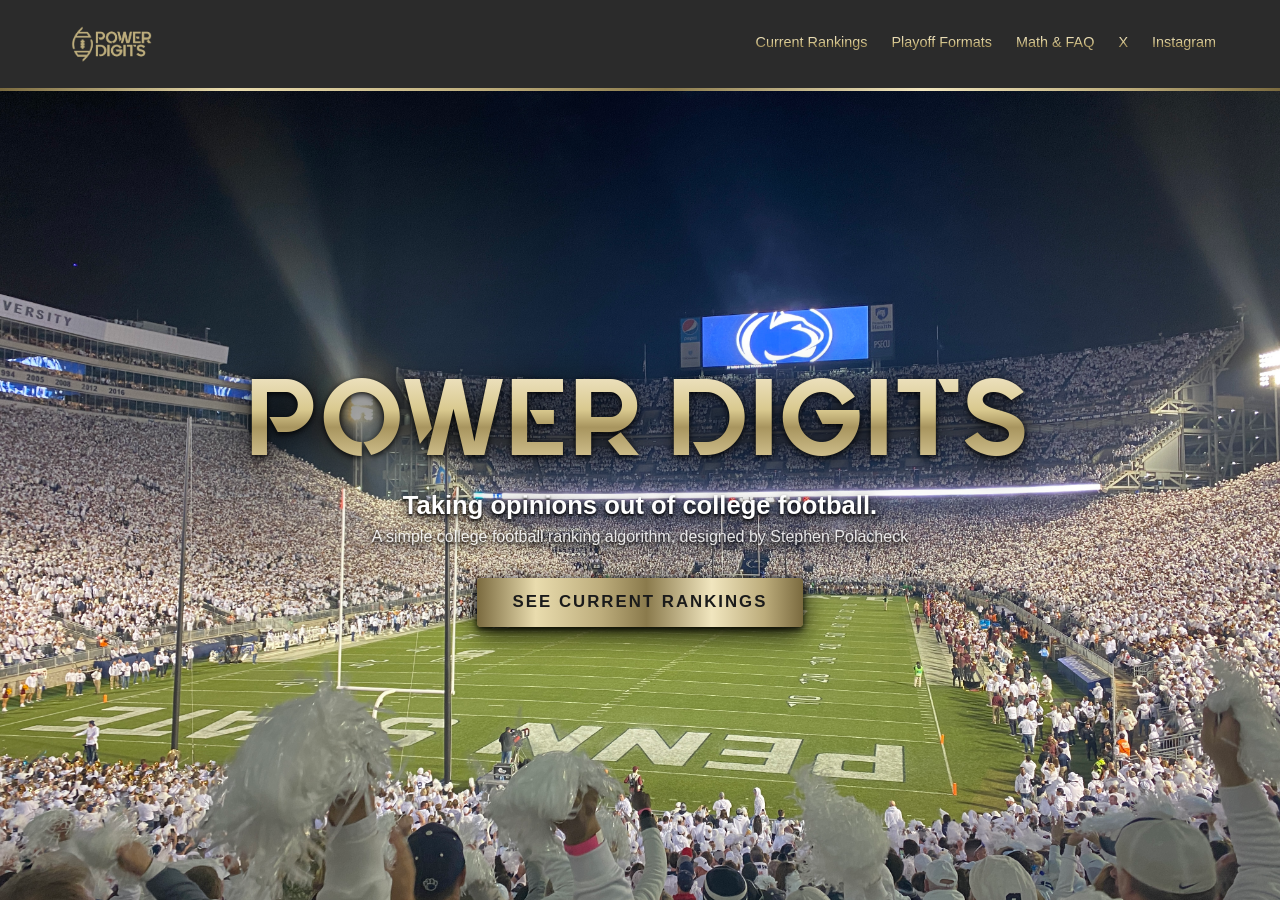
<file: docs/index.html>
<!DOCTYPE html>
<html lang="en">
<head>
  <meta charset="utf-8">
  <meta name="viewport" content="width=device-width, initial-scale=1">
  <title>Power Digits Football | Taking Opinions Out of College Football</title>
  <meta name="description" content="Taking opinions out of college football. Power Digits is a mathematical college football ranking algorithm: computer rankings for every FBS team and College Football Playoff projections, updated daily.">
  <link rel="canonical" href="https://www.powerdigitsfootball.com/">

  <!-- How the page looks when shared on X, Instagram, iMessage, etc. -->
  <meta property="og:type" content="website">
  <meta property="og:site_name" content="Power Digits">
  <meta property="og:title" content="Power Digits Football | Taking Opinions Out of College Football">
  <meta property="og:description" content="Taking opinions out of college football. Power Digits is a mathematical college football ranking algorithm: computer rankings for every FBS team and College Football Playoff projections, updated daily.">
  <meta property="og:url" content="https://www.powerdigitsfootball.com/">
  <meta property="og:image" content="https://www.powerdigitsfootball.com/assets/img/homepage.jpg">
  <meta name="twitter:card" content="summary_large_image">
  <meta name="twitter:site" content="@PowerDigits">

  <!-- Tells search engines this site is "Power Digits" -->
  <script type="application/ld+json">
  {
    "@context": "https://schema.org",
    "@type": "WebSite",
    "name": "Power Digits",
    "alternateName": ["Power Digits Football", "CFB Power Digits"],
    "url": "https://www.powerdigitsfootball.com/",
    "description": "A mathematical college football ranking algorithm: computer rankings for every FBS team and College Football Playoff projections.",
    "publisher": {
      "@type": "Organization",
      "name": "Power Digits",
      "url": "https://www.powerdigitsfootball.com/",
      "logo": "https://www.powerdigitsfootball.com/assets/img/logo.png",
      "sameAs": [
        "https://x.com/PowerDigits",
        "https://www.instagram.com/powerdigits"
      ]
    }
  }
  </script>
  <link rel="stylesheet" href="assets/css/site.css">
  <link rel="stylesheet" href="assets/css/home.css">
</head>
<!-- data-root is empty: this page already sits in the docs/ folder -->
<body class="home" data-root="">

  <main class="hero">
    <div class="hero-content">
      <h1 class="hero-title">POWER DIGITS</h1>
      <p class="hero-tagline">Taking opinions out of college football.</p>
      <p class="hero-byline">A simple college football ranking algorithm, designed by Stephen Polacheck</p>
      <a class="hero-button" href="currentrankings/">See Current Rankings</a>
    </div>
  </main>

  <script src="assets/js/site.js"></script>
</body>
</html>
</file>
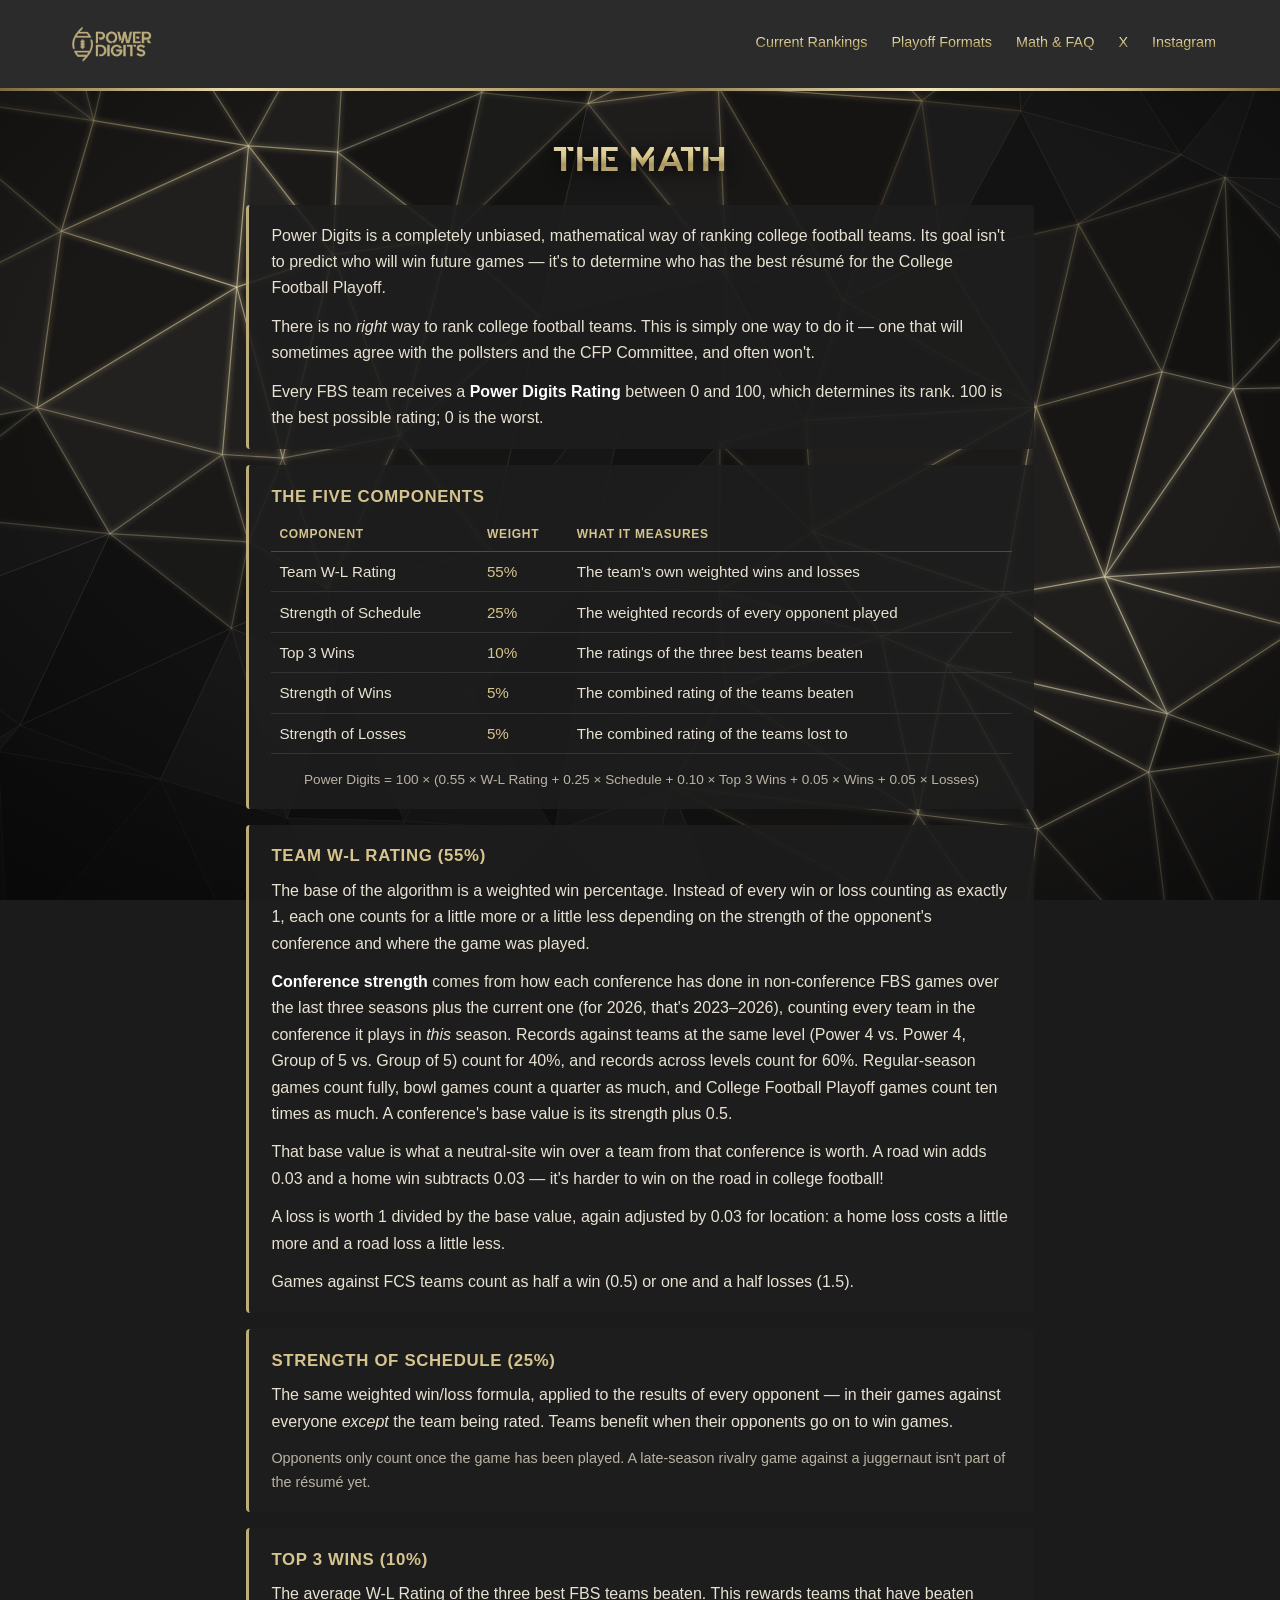
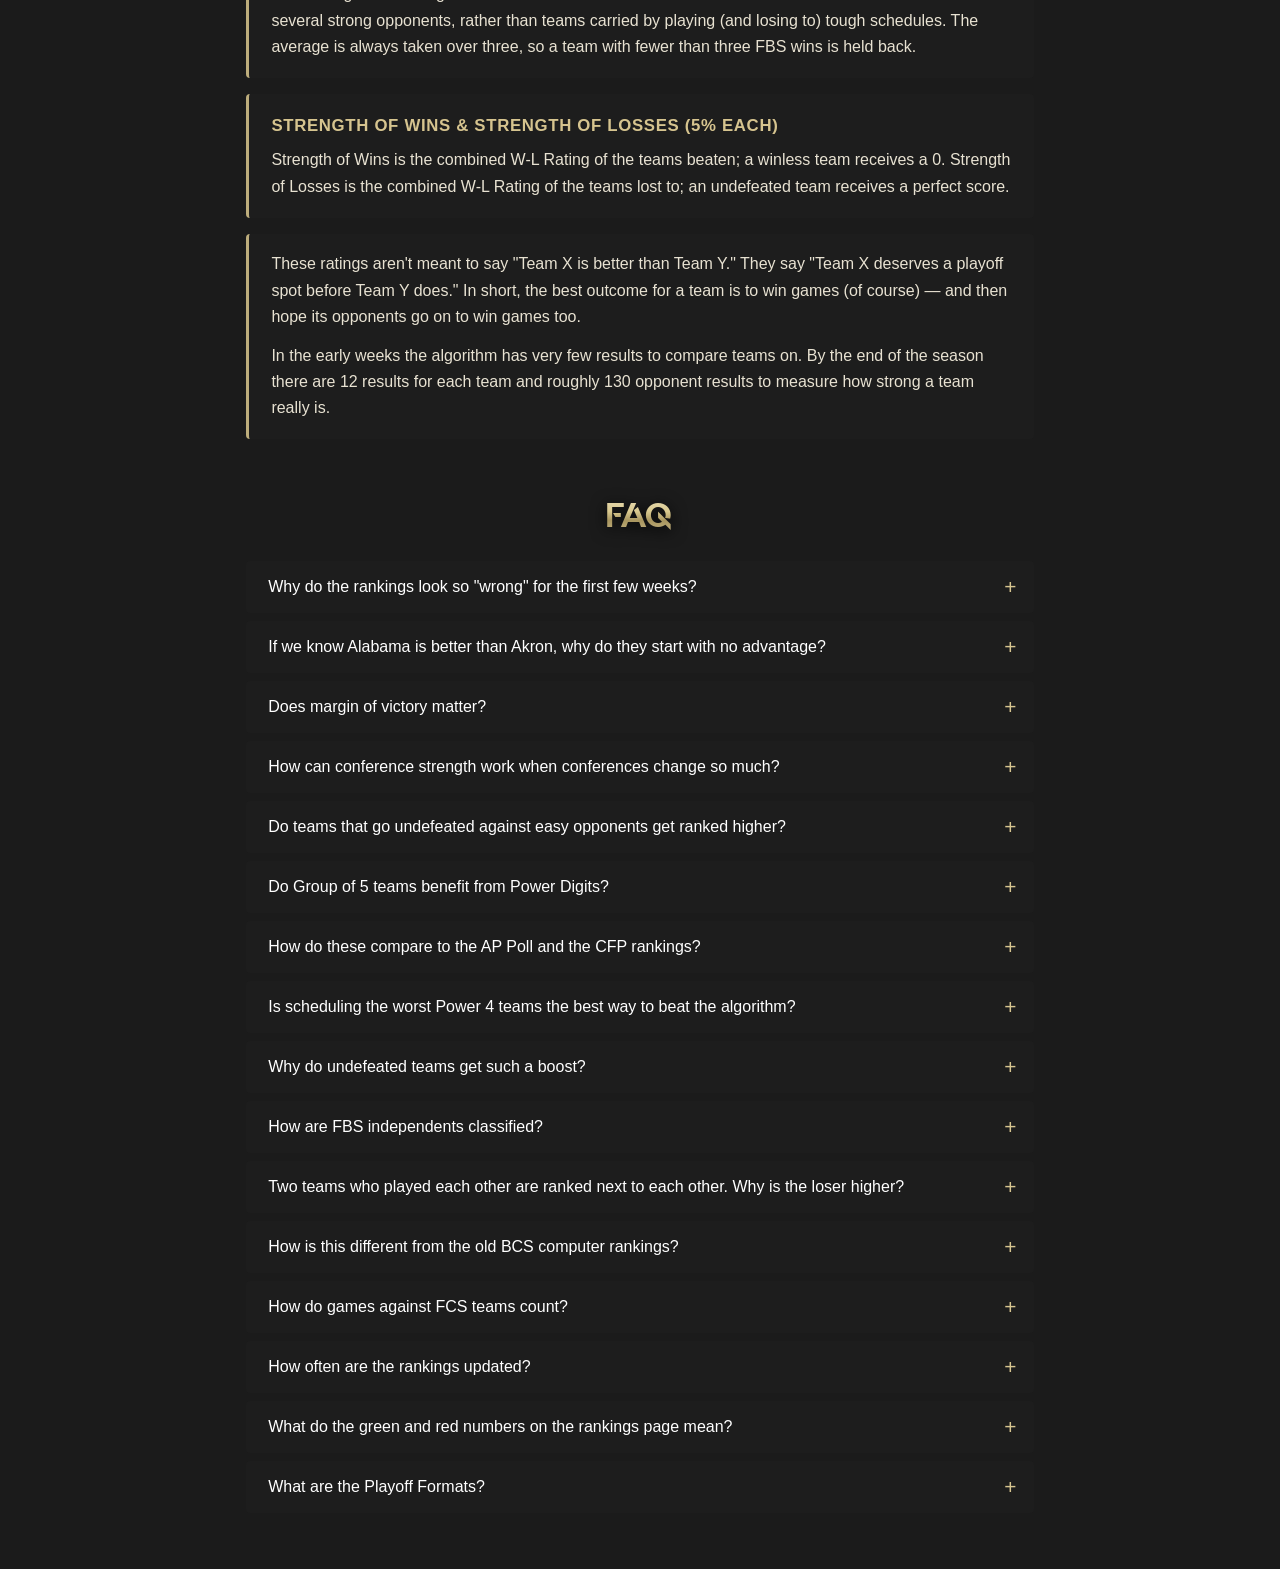
<file: docs/math-faq/index.html>
<!DOCTYPE html>
<html lang="en">
<head>
  <meta charset="utf-8">
  <meta name="viewport" content="width=device-width, initial-scale=1">
  <title>How the Rankings Work: College Football Math &amp; FAQ | Power Digits</title>
  <meta name="description" content="The math behind the Power Digits college football computer rankings: weighted wins and losses, strength of schedule, conference strength, and answers to common questions.">
  <link rel="canonical" href="https://www.powerdigitsfootball.com/math-faq/">
  <link rel="stylesheet" href="../assets/css/site.css">
  <link rel="stylesheet" href="../assets/css/faq.css">
</head>
<!-- data-root = path from this page back to the docs/ folder -->
<body data-root="../">

  <main class="page faq-page">

    <h1 class="faq-title metal-text">The Math</h1>

    <section class="faq-section">
      <p>
        Power Digits is a completely unbiased, mathematical way of ranking college football teams.
        Its goal isn't to predict who will win future games &mdash; it's to determine who has the
        best résumé for the College Football Playoff.
      </p>
      <p>
        There is no <em>right</em> way to rank college football teams. This is simply one way to do
        it &mdash; one that will sometimes agree with the pollsters and the CFP Committee, and often won't.
      </p>
      <p>
        Every FBS team receives a <strong>Power Digits Rating</strong> between 0 and 100, which
        determines its rank. 100 is the best possible rating; 0 is the worst.
      </p>
    </section>

    <section class="faq-section">
      <h2>The five components</h2>
      <table class="weights">
        <thead>
          <tr><th>Component</th><th>Weight</th><th>What it measures</th></tr>
        </thead>
        <tbody>
          <tr><td>Team W-L Rating</td><td>55%</td><td>The team's own weighted wins and losses</td></tr>
          <tr><td>Strength of Schedule</td><td>25%</td><td>The weighted records of every opponent played</td></tr>
          <tr><td>Top 3 Wins</td><td>10%</td><td>The ratings of the three best teams beaten</td></tr>
          <tr><td>Strength of Wins</td><td>5%</td><td>The combined rating of the teams beaten</td></tr>
          <tr><td>Strength of Losses</td><td>5%</td><td>The combined rating of the teams lost to</td></tr>
        </tbody>
      </table>
      <p class="formula">
        Power Digits = 100 &times; (0.55 &times; W-L Rating + 0.25 &times; Schedule + 0.10 &times; Top 3 Wins
        + 0.05 &times; Wins + 0.05 &times; Losses)
      </p>
    </section>

    <section class="faq-section">
      <h2>Team W-L Rating (55%)</h2>
      <p>
        The base of the algorithm is a weighted win percentage. Instead of every win or loss counting
        as exactly 1, each one counts for a little more or a little less depending on the strength of
        the opponent's conference and where the game was played.
      </p>
      <p>
        <strong>Conference strength</strong> comes from how each conference has done in non-conference
        FBS games over the last three seasons plus the current one (for 2026, that's 2023&ndash;2026),
        counting every team in the conference it plays in <em>this</em> season. Records against teams
        at the same level (Power 4 vs. Power 4, Group of 5 vs. Group of 5) count for 40%, and records
        across levels count for 60%. Regular-season games count fully, bowl games count a quarter as
        much, and College Football Playoff games count ten times as much. A conference's base value
        is its strength plus 0.5.
      </p>
      <p>
        That base value is what a neutral-site win over a team from that conference is worth. A road
        win adds 0.03 and a home win subtracts 0.03 &mdash; it's harder to win on the road in college football!
      </p>
      <p>
        A loss is worth 1 divided by the base value, again adjusted by 0.03 for location: a home loss
        costs a little more and a road loss a little less.
      </p>
      <p>
        Games against FCS teams count as half a win (0.5) or one and a half losses (1.5).
      </p>
    </section>

    <section class="faq-section">
      <h2>Strength of Schedule (25%)</h2>
      <p>
        The same weighted win/loss formula, applied to the results of every opponent &mdash; in their
        games against everyone <em>except</em> the team being rated. Teams benefit when their
        opponents go on to win games.
      </p>
      <p class="note">
        Opponents only count once the game has been played. A late-season rivalry game against a
        juggernaut isn't part of the résumé yet.
      </p>
    </section>

    <section class="faq-section">
      <h2>Top 3 Wins (10%)</h2>
      <p>
        The average W-L Rating of the three best FBS teams beaten. This rewards teams that have beaten
        several strong opponents, rather than teams carried by playing (and losing to) tough schedules.
        The average is always taken over three, so a team with fewer than three FBS wins is held back.
      </p>
    </section>

    <section class="faq-section">
      <h2>Strength of Wins &amp; Strength of Losses (5% each)</h2>
      <p>
        Strength of Wins is the combined W-L Rating of the teams beaten; a winless team receives a 0.
        Strength of Losses is the combined W-L Rating of the teams lost to; an undefeated team
        receives a perfect score.
      </p>
    </section>

    <section class="faq-section">
      <p>
        These ratings aren't meant to say "Team X is better than Team Y." They say "Team X deserves a
        playoff spot before Team Y does." In short, the best outcome for a team is to win games (of
        course) &mdash; and then hope its opponents go on to win games too.
      </p>
      <p>
        In the early weeks the algorithm has very few results to compare teams on. By the end of the
        season there are 12 results for each team and roughly 130 opponent results to measure how
        strong a team really is.
      </p>
    </section>

    <h1 class="faq-title metal-text" id="faq">FAQ</h1>

    <div class="faq-list">

      <details>
        <summary>Why do the rankings look so "wrong" for the first few weeks?</summary>
        <p>
          The rankings only learn from game results, so they improve with every game played. In
          week 1, the algorithm may only know that Maryland beat Eastern Michigan. By weeks 2, 3 and 4,
          as both teams play other opponents, it learns how good Eastern Michigan really is &mdash; and
          as Eastern Michigan wins games, Maryland's rating gets a bump. By week 12, Maryland has ten
          opponents, each with their own ten results.
        </p>
      </details>

      <details>
        <summary>If we know Alabama is better than Akron, why do they start with no advantage?</summary>
        <p>
          Fans may think they know Alabama will be better than Akron, but it has to be proven on the
          field. The rankings use only the current season's results, so there are no preconceived biases.
        </p>
        <p>
          College football is volatile. Michigan State went 12-2 with a playoff appearance in 2015,
          then 3-9 in 2016 &mdash; and that was before the transfer portal and today's coaching
          carousel. Power Digits gives no credit or penalty for previous seasons; every year starts
          with a blank slate. Do we really know Alabama is better than Akron, or are we just assuming?
        </p>
      </details>

      <details>
        <summary>Does margin of victory matter?</summary>
        <p>
          No. A win is a win, whether it's by 1 point or 50. Only the result, the location and the
          strength of the opponent count. Points are not 1-to-1 in games, every gameday comes with it's own challenges and situations, your job as a team is to win that day.
        </p>
      </details>

      <details>
        <summary>How can conference strength work when conferences change so much?</summary>
        <p>
          Conference strength uses the non-conference results of the teams <em>currently</em> in each
          conference, going back three seasons. Texas's past results count for the SEC, Cincinnati's
          count for the Big 12, and so on.
        </p>
      </details>

      <details>
        <summary>Do teams that go undefeated against easy opponents get ranked higher?</summary>
        <p>
          No. Strength of Schedule carries a lot of weight, and the strength of the teams beaten even
          more. An undefeated team does benefit from its record, but 45% of its rating is held back
          by weak opponents.
        </p>
      </details>

      <details>
        <summary>Do Group of 5 teams benefit from Power Digits?</summary>
        <p>
          No &mdash; they actually have it harder, because their conference games hurt their weighted
          records. A win over another Group of 5 team is worth less than one win, and a loss is worth
          more than one loss. An undefeated Group of 5 team can climb near the top, but after a loss
          they rarely crack the top 10. With a usually low strength of schedule, they need an almost
          flawless season.
        </p>
      </details>

      <details>
        <summary>How do these compare to the AP Poll and the CFP rankings?</summary>
        <p>
          Power Digits is an independent ranking and should be seen as something different from the
          AP Poll and the College Football Playoff committee's rankings. There is no 100% accurate way
          to rank teams unless they all played each other. Power Digits is a bias-free, alternate way
          to rank them.
        </p>
      </details>

      <details>
        <summary>Is scheduling the worst Power 4 teams the best way to beat the algorithm?</summary>
        <p>
          To a point, yes. A road win at a struggling Power 4 team credits your W-L Rating the same as
          a road win at a powerhouse from the same conference. But the difference shows up in Strength
          of Schedule, Strength of Wins and Top 3 Wins, where a strong opponent's success boosts your
          rating and a weak opponent's struggles drag it down.
        </p>
      </details>

      <details>
        <summary>Why do undefeated teams get such a boost?</summary>
        <p>
          They're undefeated. If nobody they played could beat them, they should be rewarded. Until a
          team loses, we can only guess how good it truly is.
        </p>
      </details>

      <details>
        <summary>How are FBS independents classified?</summary>
        <p>
          Independents are grouped with the conference they're most closely tied to, or their previous
          conference: Notre Dame with the ACC and UConn with the American. Independents never receive
          a conference's automatic bid in the playoff brackets.
        </p>
      </details>

      <details>
        <summary>Two teams who played each other are ranked next to each other. Why is the loser higher?</summary>
        <p>
          Across all the parts of the rating, those two teams happened to land side by side. Power
          Digits ranks résumés, not who-beat-who. Swapping teams for head-to-head results can create a
          never-ending loop, so it's never implemented.
        </p>
      </details>

      <details>
        <summary>How is this different from the old BCS computer rankings?</summary>
        <p>
          Like the computer rankings used in the BCS era, Power Digits is purely mathematical and ignores
          margin of victory and preseason expectations. Unlike the BCS, there's no human poll blended in
          &mdash; and the equations is replicatable & intentionally simple.
        </p>
      </details>

      <details>
        <summary>How do games against FCS teams count?</summary>
        <p>
          A win over an FCS team counts as half a win (0.5), and a loss to one counts as one and a half
          losses (1.5). For Strength of Schedule, an FCS opponent counts as if it were the lowest-rated
          FBS team.
        </p>
      </details>

      <details>
        <summary>How often are the rankings updated?</summary>
        <p>
          Every morning during the season, automatically, using the latest game results from
          <a href="https://collegefootballdata.com" target="_blank" rel="noopener">CollegeFootballData.com</a>.
        </p>
      </details>

      <details>
        <summary>What do the green and red numbers on the rankings page mean?</summary>
        <p>
          In each stat column, green marks the top 20 teams in that stat and red marks the bottom 20.
          Hover over (or tap) a number to see the games behind it.
        </p>
      </details>

      <details>
        <summary>What are the Playoff Formats?</summary>
        <p>
          They show what the College Football Playoff would look like if it started today, using
          Power Digits to pick and seed the field &mdash; for the current 12-team format and for
          alternatives with 4, 8, 20, 24 and 32 teams. Each bracket explains its own selection rules.
        </p>
      </details>

    </div>
  </main>

  <script src="../assets/js/site.js"></script>
</body>
</html>
</file>
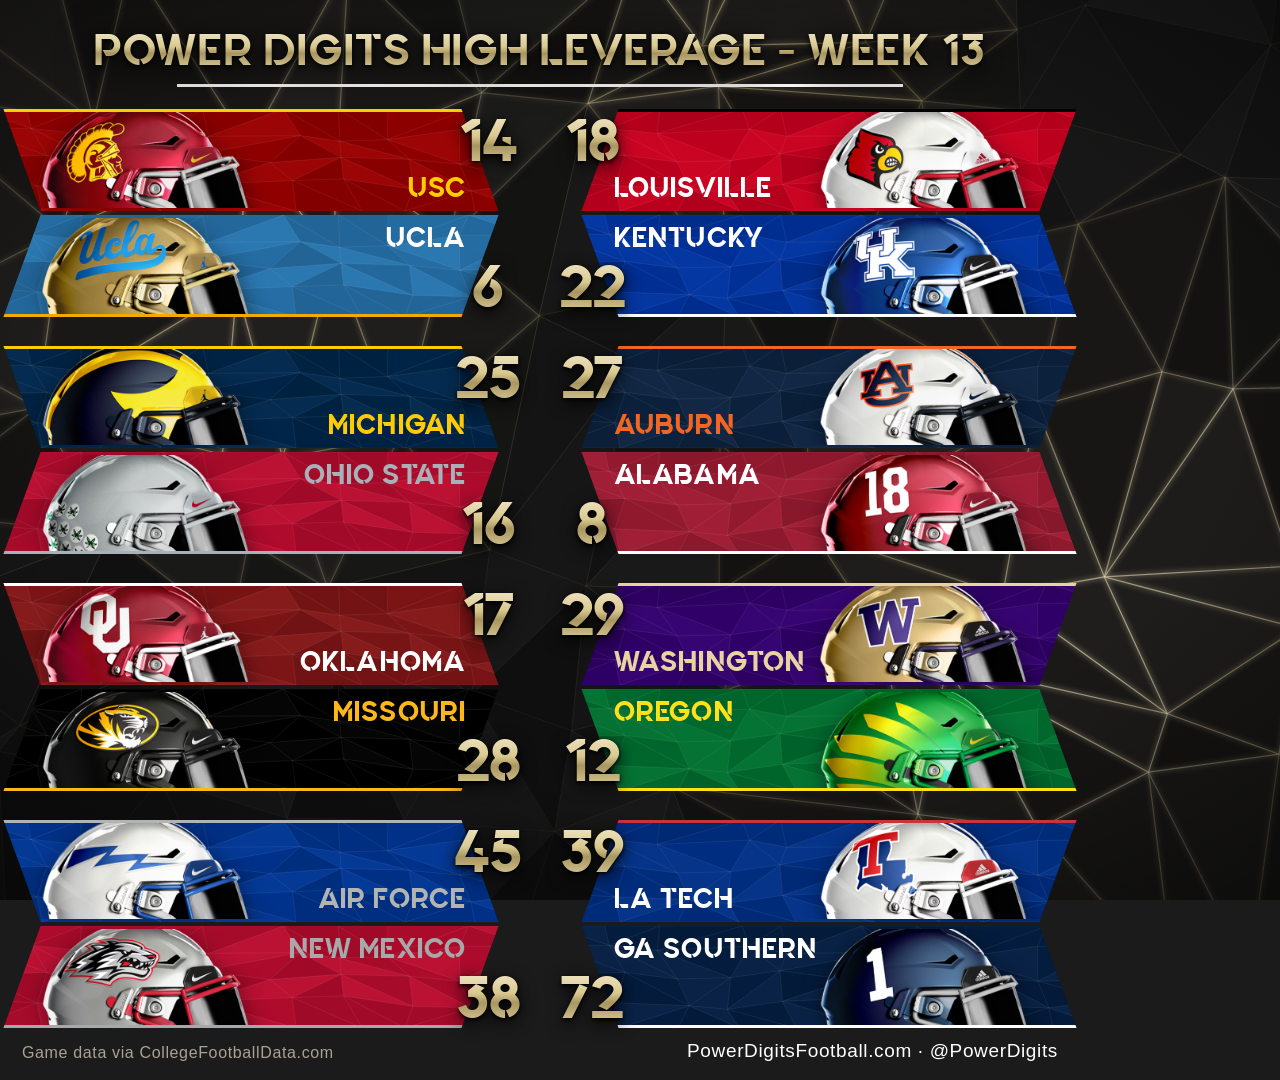
<file: src/graphics/templates/leverage.html>
<!DOCTYPE html>
<html lang="en">
<head>
  <meta charset="utf-8">
  <link rel="stylesheet" href="/docs/assets/css/site.css">
  <link rel="stylesheet" href="/src/graphics/templates/graphics.css">
</head>
<body class="graphic leverage" data-graphic="leverage">
  <div class="g-wrap">
    <header class="g-header">
      <div id="leverage-title" class="g-title metal-text">POWER DIGITS HIGH LEVERAGE</div>
      <div class="g-rule"></div>
    </header>
    <div id="games" class="hl-grid"></div>
    <footer class="g-footer">
      <span>Game data via CollegeFootballData.com</span>
      <span class="handle">PowerDigitsFootball.com &middot; @PowerDigits</span>
    </footer>
  </div>
  <script src="/src/graphics/templates/graphics.js"></script>
</body>
</html>
</file>
<file: docs/assets/css/site.css>
/* =========================================================
   Power Digits - shared styles for every page
   Change the colors and fonts here and every page follows.
   ========================================================= */

@font-face {
  font-family: "Quantify";
  src: url("../fonts/Quantify.ttf") format("truetype");
  font-display: swap;
}

:root {
  --pd-dark: #2b2b2b;        /* header bar */
  --pd-gold: #bdad7c;        /* brand gold */
  --pd-gold-text: #d6c48f;   /* gold numbers in the table */
  --pd-row: #2e2e2e;         /* stat row background */
  --pd-row-alt: #3a3a3a;     /* alternating stat row */
  --pd-white: #ffffff;
  --pd-good: #5fd68a;        /* top-20 stat (green) */
  --pd-bad: #ff6b6b;         /* bottom-20 stat (red) */
  --pd-display-font: "Quantify", var(--pd-font);

  /* Metallic gold: light and dark bands around the brand gold */
  --pd-gold-metal: linear-gradient(
    90deg,
    #7a6a3f 0%, #e9dcae 18%, #bdad7c 38%, #8a7a4c 52%,
    #f1e6bf 72%, #bdad7c 88%, #7a6a3f 100%
  );
  --pd-gold-metal-text: linear-gradient(
    180deg,
    #f4ead0 0%, #d9c98f 42%, #a8955f 58%, #e3d4a3 100%
  );

  /* Page background: base color + geometric pattern image */
  --pd-page-bg: #1b1b1b;
  --pd-page-pattern: url("../img/bg-geo.svg");

  --pd-font: "Segoe UI", Roboto, Helvetica, Arial, sans-serif;
}

* {
  box-sizing: border-box;
}

body {
  margin: 0;
  background: var(--pd-page-bg);
  font-family: var(--pd-font);
  color: var(--pd-white);
}

/* The pattern stays fixed behind the page while you scroll */
body::before {
  content: "";
  position: fixed;
  inset: 0;
  z-index: -1;
  background: var(--pd-page-pattern) center / cover no-repeat;
}

/* Metallic gold text (menu, logo text, table headers) */
.metal-text,
.site-nav a,
.site-logo-text {
  background: var(--pd-gold-metal-text);
  -webkit-background-clip: text;
  background-clip: text;
  color: transparent;
  -webkit-text-fill-color: transparent;
}

/* ---------- Global header ---------- */

.site-header {
  background: var(--pd-dark);
  /* metallic gold line between the header and the page */
  border-bottom: 3px solid;
  border-image: var(--pd-gold-metal) 1;
}

.site-header-inner {
  max-width: 1200px;
  margin: 0 auto;
  padding: 1.25rem 1.5rem;
  display: flex;
  align-items: center;
  justify-content: space-between;
  gap: 1rem;
  flex-wrap: wrap;
}

.site-logo img {
  height: 48px;
  display: block;
}

.site-logo-text {
  font-weight: 700;
  font-size: 1.4rem;
  text-decoration: none;
  letter-spacing: 0.05em;
}

.site-nav {
  display: flex;
  align-items: center;
  gap: 1.5rem;
  flex-wrap: wrap;
}

.site-nav a {
  position: relative;
  text-decoration: none;
  font-size: 0.9rem;
  padding-bottom: 4px;
}

.site-nav a:hover {
  background: none;
  color: var(--pd-white);
  -webkit-text-fill-color: var(--pd-white);
}

/* small white line under the page you are on */
.site-nav a.active::after {
  content: "";
  position: absolute;
  left: 0;
  right: 0;
  bottom: -2px;
  height: 2px;
  background: var(--pd-white);
}

/* ---------- Mobile menu (hamburger) ---------- */

.menu-toggle {
  display: none;            /* shown only on small screens */
  flex-direction: column;
  justify-content: center;
  gap: 5px;
  width: 40px;
  height: 40px;
  padding: 8px;
  border: none;
  background: none;
  cursor: pointer;
}

.menu-toggle span {
  display: block;
  height: 3px;
  border-radius: 2px;
  background: var(--pd-gold-metal);
}

@media (max-width: 699px) {
  .site-header-inner {
    padding: 0.9rem 1rem;
  }

  .site-logo img {
    height: 40px;
  }

  .menu-toggle {
    display: flex;
  }

  /* links drop down as a list under the logo row when the menu is open */
  .site-nav {
    display: none;
    width: 100%;
    flex-direction: column;
    align-items: flex-start;
    gap: 0;
    padding-top: 0.5rem;
  }

  .site-header.menu-open .site-nav {
    display: flex;
  }

  .site-nav a {
    font-size: 1rem;
    padding: 0.6rem 0;
  }

  .site-nav a.active::after {
    bottom: 0.35rem;
    right: auto;
    width: 2.5rem;
  }
}

/* ---------- Page content area ---------- */

.page {
  max-width: 1200px;
  margin: 0 auto;
  padding: 2rem 1rem 3rem;
}

/* Page heading + intro line (used on the rankings page) */
.page-title {
  margin: 0 0 0.4rem;
  font-family: var(--pd-display-font);
  font-size: 1.9rem;
  letter-spacing: 0.05em;
  text-align: center;
  text-transform: uppercase;
  filter: drop-shadow(0 3px 8px rgba(0, 0, 0, 0.9));
}

.page-intro {
  max-width: 46rem;
  margin: 0 auto 1.25rem;
  color: #d9d3c3;
  font-size: 0.9rem;
  line-height: 1.5;
  text-align: center;
}

/* Quantify text is never bold (everything else keeps its normal weight) */
.hero-title,
.page-title,
.faq-title,
.bracket-title,
.rank,
.team-name,
.slot-seed,
.slot-name {
  font-weight: 400 !important;
}
</file>
<file: docs/assets/css/home.css>
/* =========================================================
   Power Digits - landing page
   ========================================================= */

/* The page fills the screen: header on top, image below it */
body.home {
  display: flex;
  flex-direction: column;
  min-height: 100vh;
}

/* The geometric pattern isn't needed behind the photo */
body.home::before {
  display: none;
}

.hero {
  flex: 1;
  display: flex;
  align-items: center;       /* vertical position of the button */
  justify-content: center;   /* horizontal position of the button */
  padding: 2rem 1rem;
  background: url("../img/homepage.jpg") center / cover no-repeat;
}

/* Title, tagline and byline stacked above the button */
.hero-content {
  display: flex;
  flex-direction: column;
  align-items: center;
  text-align: center;
  max-width: 100%;
}

.hero-title {
  margin: 0;
  font-family: var(--pd-display-font);
  font-size: clamp(2.4rem, 8.5vw, 7rem);   /* scales with the screen width */
  white-space: nowrap;                     /* always one line */
  font-weight: 700;
  line-height: 1;
  letter-spacing: 0.04em;
  /* metallic gold text */
  background: var(--pd-gold-metal-text);
  -webkit-background-clip: text;
  background-clip: text;
  color: transparent;
  -webkit-text-fill-color: transparent;
  /* slight shadow so it stands out from the photo */
  filter: drop-shadow(0 2px 3px rgba(0, 0, 0, 0.95)) drop-shadow(0 6px 18px rgba(0, 0, 0, 0.9));
}

.hero-tagline {
  margin: 1.1rem 0 0;
  color: var(--pd-white);
  font-size: clamp(1.15rem, 2.6vw, 1.6rem);
  font-weight: 600;
  text-shadow: 0 2px 3px rgba(0, 0, 0, 0.95), 0 4px 14px rgba(0, 0, 0, 0.9);
}

.hero-byline {
  margin: 0.5rem 0 2rem;
  color: var(--pd-white);
  opacity: 0.85;
  font-size: clamp(0.85rem, 1.6vw, 1rem);
  text-shadow: 0 2px 3px rgba(0, 0, 0, 0.95), 0 4px 12px rgba(0, 0, 0, 0.9);
}

.hero-button {
  padding: 0.9rem 2.2rem;
  border-radius: 4px;
  background: var(--pd-gold-metal);
  color: #1b1b1b;
  font-size: 1.05rem;
  font-weight: 800;
  letter-spacing: 0.12em;
  text-transform: uppercase;
  text-decoration: none;
  box-shadow: 0 3px 6px rgba(0, 0, 0, 0.8), 0 8px 26px rgba(0, 0, 0, 0.85);
  transition: transform 0.15s ease, box-shadow 0.15s ease;
}

.hero-button:hover {
  transform: translateY(-2px);
  box-shadow: 0 4px 8px rgba(0, 0, 0, 0.85), 0 12px 32px rgba(0, 0, 0, 0.9);
}
</file>
<file: docs/assets/css/faq.css>
/* =========================================================
   Power Digits - Math & FAQ page
   ========================================================= */

.faq-page {
  max-width: 820px;               /* comfortable line length for reading */
  color: #e8e2d2;
  font-size: 1rem;
  line-height: 1.65;
}

.faq-title {
  margin: 0.5rem 0 1rem;
  font-family: var(--pd-display-font);
  font-size: 2.2rem;
  letter-spacing: 0.05em;
  text-align: center;
  text-transform: uppercase;
  filter: drop-shadow(0 3px 8px rgba(0, 0, 0, 0.9));
}

#faq {
  margin-top: 3rem;
}

/* Each block of the Math section sits on a dark, slightly see-through panel */
.faq-section {
  margin-bottom: 1rem;
  padding: 1.1rem 1.4rem;
  background: rgba(30, 30, 30, 0.88);
  border-left: 3px solid var(--pd-gold);
  border-radius: 4px;
}

.faq-section h2 {
  margin: 0 0 0.5rem;
  color: var(--pd-gold-text);
  font-size: 1.05rem;
  letter-spacing: 0.04em;
  text-transform: uppercase;
}

.faq-section p {
  margin: 0 0 0.75rem;
}

.faq-section p:last-child {
  margin-bottom: 0;
}

.faq-page strong {
  color: var(--pd-white);
}

.faq-page a {
  color: var(--pd-gold-text);
}

.note {
  color: #b9b3a3;
  font-size: 0.9rem;
}

/* ---------- Component weights table ---------- */

.weights {
  width: 100%;
  border-collapse: collapse;
  font-size: 0.95rem;
}

.weights th {
  padding: 0.4rem 0.5rem;
  color: var(--pd-gold-text);
  font-size: 0.75rem;
  letter-spacing: 0.06em;
  text-align: left;
  text-transform: uppercase;
  border-bottom: 1px solid #4a4a4a;
}

.weights td {
  padding: 0.45rem 0.5rem;
  border-bottom: 1px solid #333333;
}

.weights td:nth-child(2) {
  color: var(--pd-gold-text);
  white-space: nowrap;
}

.formula {
  margin-top: 0.9rem !important;
  color: #b9b3a3;
  font-size: 0.85rem;
  text-align: center;
}

/* ---------- FAQ questions (click to open) ---------- */

.faq-list details {
  margin-bottom: 0.5rem;
  background: rgba(30, 30, 30, 0.88);
  border-radius: 4px;
  border-left: 3px solid transparent;
}

.faq-list details[open] {
  border-left-color: var(--pd-gold);
}

.faq-list summary {
  position: relative;
  padding: 0.8rem 2.5rem 0.8rem 1.2rem;
  color: var(--pd-white);
  cursor: pointer;
  list-style: none;              /* hide the default triangle */
}

.faq-list summary::-webkit-details-marker {
  display: none;
}

/* plus / minus sign on the right */
.faq-list summary::after {
  content: "+";
  position: absolute;
  right: 1.1rem;
  top: 50%;
  transform: translateY(-50%);
  color: var(--pd-gold-text);
  font-size: 1.3rem;
}

.faq-list details[open] summary::after {
  content: "\2212";   /* minus sign */
}

.faq-list summary:hover {
  color: var(--pd-gold-text);
}

.faq-list details p {
  margin: 0;
  padding: 0 1.2rem 0.9rem;
}

.faq-list details p + p {
  padding-top: 0.2rem;
}

@media (max-width: 599px) {
  .faq-page {
    font-size: 0.95rem;
  }

  .faq-title {
    font-size: 1.8rem;
  }

  .faq-section {
    padding: 0.9rem 1rem;
  }
}
</file>
<file: src/graphics/templates/graphics.css>
/* =========================================================
   Power Digits - social graphics
   Loaded after the website's site.css, so it shares the same
   colors, metallic gold, background pattern and Quantify font.
   Each graphic is a fixed-size page that gets saved as a PNG.
   ========================================================= */

body.graphic {
  width: var(--w);
  height: var(--h);
  margin: 0;
  overflow: hidden;
}

/* sizes (in "design pixels"; images are saved at 2x) */
body.top30   { --w: 1080px; --h: 1080px; }
body.top138  { --w: 1080px; --h: 1620px; }
body.games   { --w: 1080px; --h: 1350px; }
body.bracket { --w: 1600px; --h: 900px; }

.g-wrap {
  display: flex;
  flex-direction: column;
  height: 100%;
  padding: 34px 40px 22px;
}

/* ---------- Header ---------- */

.g-header {
  text-align: center;
  margin-bottom: 26px;
}

.g-title {
  font-family: var(--pd-display-font);
  font-weight: 400;
  font-size: 78px;
  line-height: 1;
  letter-spacing: 0.04em;
  white-space: nowrap;
  filter: drop-shadow(0 2px 3px rgba(0, 0, 0, 0.95)) drop-shadow(0 6px 18px rgba(0, 0, 0, 0.9));
}

.g-subtitle {
  margin-top: 10px;
  color: var(--pd-white);
  font-size: 25px;
  letter-spacing: 0.03em;
  text-shadow: 0 2px 3px rgba(0, 0, 0, 0.95), 0 4px 12px rgba(0, 0, 0, 0.9);
}

.g-rule {
  width: 62%;
  height: 3px;
  margin: 16px auto 0;
  background: var(--pd-gold-metal);
}

/* ---------- Footer ---------- */

.g-footer {
  margin-top: auto;
  display: flex;
  justify-content: space-between;
  align-items: flex-end;
  padding-top: 12px;
  color: #a9a395;
  font-size: 16px;
  letter-spacing: 0.04em;
}

.g-footer .handle {
  color: var(--pd-white);
  font-size: 19px;
  text-align: right;
}

/* ---------- Shared slanted shapes ---------- */

.g-plate,
.g-stripe {
  flex-shrink: 0;
  transform: skewX(-20deg);
}

.g-stripe { margin-left: -1px; }
.g-stripe.thick { width: var(--thick, 12px); }
.g-stripe.thin { width: var(--thin, 5px); }
.g-stripe.thin-p { width: var(--thin-p, 8px); }
.g-stripe.primary { background: var(--primary); }
.g-stripe.secondary { background: var(--secondary); }

.g-plate { background: var(--primary); }

.g-unskew {
  transform: skewX(20deg);
}

/* =========================================================
   TOP 30 (square)
   ========================================================= */

.t30-grid {
  display: grid;
  grid-template-columns: repeat(5, 1fr);
  grid-template-rows: repeat(6, 1fr);
  gap: 24px 26px;
  flex: 1;
  padding: 10px 10px 0 18px;
}

.t30-tile {
  position: relative;
  display: flex;
  --skew: 20deg;            /* Top 30 leans the opposite way to the other graphics */
  --thick: 13px;
  --thin: 5px;
  --thin-p: 8px;
}

.t30-tile .g-plate,
.t30-tile .g-stripe {
  transform: skewX(var(--skew));
}

.t30-tile .g-unskew {
  transform: skewX(calc(var(--skew) * -1));
}

.t30-tile .g-plate {
  flex: 1;
  display: flex;
  align-items: center;
  justify-content: center;
}

/* Logos fit inside this box: wide logos are limited by the width,
   square and tall logos by the height, so none of them get too big */
.t30-tile img {
  width: 82px;
  height: 66px;
  object-fit: contain;
}

/* big gold rank overlapping the top-left corner */
.t30-rank {
  position: absolute;
  left: -2px;
  top: -16px;
  font-family: var(--pd-display-font);
  font-weight: 400;
  font-size: 54px;
  line-height: 1;
  filter: drop-shadow(0 2px 2px rgba(0, 0, 0, 0.95)) drop-shadow(0 3px 8px rgba(0, 0, 0, 0.8));
}

/* =========================================================
   TOP 138 (tall)
   ========================================================= */

.t138-section-label {
  margin: 0 0 10px;
  font-size: 15px;
  letter-spacing: 0.14em;
  text-align: center;
}

/* top 30: three columns of full rows, reading down each column */
.t138-top {
  display: grid;
  grid-auto-flow: column;
  grid-template-columns: repeat(3, 1fr);
  grid-template-rows: repeat(10, 46px);
  gap: 6px 26px;
  margin-bottom: 30px;
  --thick: 10px;
  --thin: 4px;
  --thin-p: 6px;
}

.t138-row {
  display: flex;
  height: 46px;
  --row-bg: #2e2e2e;
}

.t138-row .g-plate {
  width: 214px;
  margin-left: 9px;
  display: flex;
  align-items: center;
}

.t138-row .g-plate .g-unskew {
  display: flex;
  align-items: center;
  gap: 8px;
  width: 100%;
  min-width: 0;
  padding: 0 6px 0 2px;
}

.t138-rank {
  width: 32px;
  flex-shrink: 0;
  text-align: center;
  color: var(--pd-white);
  font-family: var(--pd-display-font);
  font-weight: 400;
  font-size: 21px;
}

.t138-row img {
  width: 34px;
  height: 34px;
  object-fit: contain;
  flex-shrink: 0;
}

.t138-name {
  color: var(--pd-white);
  font-family: var(--pd-display-font);
  font-weight: 400;
  font-size: 16px;
  text-transform: uppercase;
  white-space: nowrap;
  overflow: hidden;
  text-overflow: ellipsis;
}

/* dark area holding the Power Digits value */
.t138-value {
  flex: 1;
  display: flex;
  align-items: center;
  justify-content: center;
  margin-left: -9px;
  background: var(--row-bg);
  clip-path: polygon(17px 0, 100% 0, calc(100% - 17px) 100%, 0 100%);
  color: var(--pd-white);
  font-size: 19px;
  font-weight: 700;
}

/* 31-138: six compact columns, reading down each column */
.t138-rest {
  display: grid;
  grid-auto-flow: column;
  grid-template-columns: repeat(6, 1fr);
  grid-template-rows: repeat(18, 1fr);
  gap: 4px 14px;
  flex: 1;
  min-height: 0;
}

.t138-mini {
  display: flex;
  align-items: center;
  gap: 8px;
}

.t138-mini .rank {
  width: 36px;
  text-align: right;
  font-family: var(--pd-display-font);
  font-weight: 400;
  font-size: 20px;
}

.t138-chip {
  width: 44px;
  height: 32px;
  flex-shrink: 0;
  display: flex;
  align-items: center;
  justify-content: center;
}

.t138-chip img {
  width: 26px;
  height: 26px;
  object-fit: contain;
}

.t138-mini .value {
  color: #e8e2d2;
  font-size: 17px;
}

/* =========================================================
   BRACKETS (wide) - the bracket itself uses the website's
   playoffs.css and playoffs.js
   ========================================================= */

body.bracket .g-wrap {
  padding: 26px 40px 18px;
}

body.bracket .g-header {
  margin-bottom: 18px;
}

body.bracket .g-title {
  font-size: 52px;
}

body.bracket .g-subtitle {
  font-size: 22px;
}

/* the bracket fills the space between header and description */
body.bracket #bracket-area {
  flex: 1;
  min-height: 0;
  display: flex;
  align-items: center;
  justify-content: center;
}

body.bracket .bracket-stage {
  margin: 0;
}

/* parts of the website page the graphic doesn't need */
body.bracket #format-tabs,
body.bracket #bracket-title {
  display: none;
}

body.bracket .bracket-note {
  margin-top: 10px;
  font-size: 15px;
}

/* =========================================================
   HIGH LEVERAGE (square): 8 games, 2 per row, highest leverage
   at the top. Each team is one slanted box: helmet on the outer
   side, school name (secondary color) next to the line between
   the two teams, and the big gold rank on the point in the middle.
   ========================================================= */

body.leverage { --w: 1080px; --h: 1080px; }

body.leverage .g-wrap { padding: 28px 22px 18px; }
body.leverage .g-header { margin-bottom: 22px; }
body.leverage .g-title { font-size: 44px; }
body.leverage .g-rule { width: 70%; margin-top: 12px; background: var(--pd-white); }

.hl-grid {
  flex: 1;
  min-height: 0;
  display: grid;
  grid-template-columns: 1fr 1fr;
  grid-template-rows: repeat(4, auto);
  align-content: space-between;
  column-gap: 120px;          /* space in the middle, between the two columns */
}

.hl-game {
  display: flex;
  flex-direction: column;
  gap: 4px;
}

.hl-team {
  position: relative;
  height: 102px;
  display: flex;
  --skew: 20deg;              /* left column: top box "\", bottom box "/" -> ">" */
  --rank-size: 60px;
  /* helmet: image height = 340% of the box (the box shows about the 22%-51%
     band of the image), pushed against the outer edge with the very back trimmed */
  --helmet-zoom: 340%;
  --helmet-y: 31%;
  --helmet-x: -34px;
}

.hl-team.home { --skew: -20deg; }
.hl-right .hl-team { flex-direction: row-reverse; --skew: -20deg; }
.hl-right .hl-team.home { --skew: 20deg; }

.hl-plate {
  flex: 1;
  position: relative;
  overflow: hidden;
  background: var(--primary);
  transform: skewX(var(--skew));
}

/* un-slanted content, wider than the plate so the slant trims it */
.hl-inner {
  position: absolute;
  inset: 0 -50px;
  transform: skewX(calc(var(--skew) * -1));
}

/* depth: faint geometric facets, so the box isn't a flat block of color */
.hl-texture {
  position: absolute;
  inset: 0;
  background: url("facets.svg") center / 100% 100% no-repeat;
}

/* the secondary-color line on the outside edge (top of the road box, bottom of the home box) */
.hl-line {
  position: absolute;
  left: 0;
  right: 0;
  height: 3px;
  background: var(--secondary);
}

.hl-team.away .hl-line { top: 0; }
.hl-team.home .hl-line { bottom: 0; }

.hl-helmet {
  position: absolute;
  inset: 3px 0;
  background-image: var(--helmet);
  background-repeat: no-repeat;
  background-size: auto var(--helmet-zoom);
  background-position: calc(50px + var(--helmet-x)) var(--helmet-y);
}

.hl-right .hl-helmet {
  background-position: right calc(50px + var(--helmet-x)) top var(--helmet-y);
}

/* no helmet yet: show the dark logo, whole, on the outer side */
.hl-helmet.logo-only {
  background-size: auto 74%;
  background-position: calc(50px + 70px) 50%;
}

.hl-right .hl-helmet.logo-only {
  background-position: right calc(50px + 70px) center;
}

/* school name in the secondary color, next to the line between the two teams */
.hl-name {
  position: absolute;
  right: 64px;                /* 50px of overhang + a little padding from the point */
  color: var(--name-color);
  font-family: var(--pd-display-font);
  font-weight: 400;
  font-size: 28px;              /* long names are shrunk to fit max-width (graphics.js) */
  max-width: 250px;
  line-height: 1;
  letter-spacing: 0.04em;
  text-transform: uppercase;
  white-space: nowrap;
}

.hl-team.away .hl-name { bottom: 9px; }
.hl-team.home .hl-name { top: 9px; }
.hl-right .hl-name { right: auto; left: 64px; }

/* big gold rank on the point in the middle */
.hl-rank {
  position: absolute;
  z-index: 2;
  width: 84px;
  text-align: center;
  font-family: var(--pd-display-font);
  font-weight: 400;
  font-size: var(--rank-size);
  line-height: 1;
  filter: drop-shadow(0 2px 2px rgba(0, 0, 0, 0.95)) drop-shadow(0 3px 8px rgba(0, 0, 0, 0.8));
}

/* road rank sits high, home rank sits low, away from the names by the middle line */
.hl-team.away .hl-rank { top: 2px; }
.hl-team.home .hl-rank { bottom: 0; }
.hl-left .hl-rank { right: -50px; }
.hl-right .hl-rank { left: -50px; }
</file>
